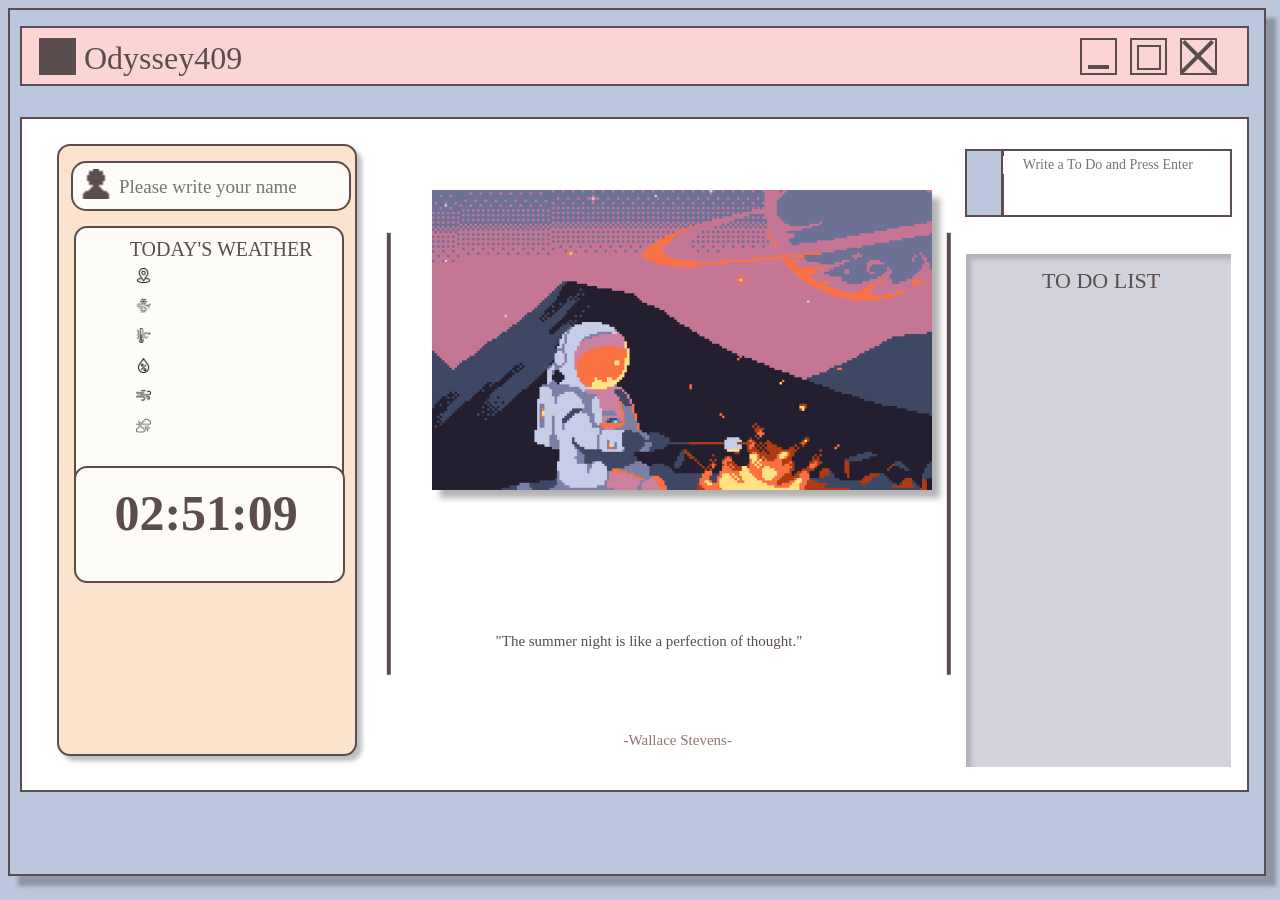
<file: index.html>
<!DOCTYPE html>
<html lang="en">
  <head>
    <meta charset="UTF-8" />
    <meta name="viewport" content="width=device-width, initial-scale=1.0" />
    <link rel="stylesheet" href="css\style.css" />
    <title>Momentum App</title>
  </head>
  <body>
    <div id="topBox">
      <div id="blackBox"></div>
      <h1 id="myName" class="text">Odyssey409</h1>
      <div id="rightTopBox1"><div id="rightTopBox1_element1"></div></div>
      <div id="rightTopBox2"><div id="rightTopBox2_element1"></div></div>
      <div id="rightTopBox3">
        <div id="rightTopBox3_element1"></div>
        <div id="rightTopBox3_element2"></div>
      </div>
    </div>

    <div id="whiteBox">
      <div id="leftBox">
        <div id="nameBox">
          <img
            class="hidden"
            id="heartIcon"
            src="icon\KakaoTalk_20220717_030340638.png"
          />
          <form class="hidden" id="login-form">
            <img id="humanIcon" src="icon\KakaoTalk_20220717_030318040.png" />

            <input
              class="text"
              id="nameInput"
              required
              maxlength="15"
              type="text"
              placeholder="Please write your name"
            />
            <input class="text hidden" type="submit" value="Log In" />
          </form>
          <h1 id="greeting" class="hidden text"></h1>
        </div>
        <div id="weatherBox">
          <span id="todayWeather" class="text">TODAY'S WEATHER</span>

          <div id="weatherImgContainer1">
            <img class="weatherImg" src="icon\location.png" />
          </div>
          <div id="weatherImgContainer2">
            <img class="weatherImg" src="icon\weather.png" />
          </div>
          <div id="weatherImgContainer3">
            <img class="weatherImg" src="icon\celsius.png" />
          </div>
          <div id="weatherImgContainer4">
            <img class="weatherImg" src="icon\humidity.png" />
          </div>
          <div id="weatherImgContainer5">
            <img class="weatherImg" src="icon\wind.png" />
          </div>
          <div id="weatherImgContainer6">
            <img class="weatherImg" src="icon\pressure.png" />
          </div>

          <div id="weather" class="text">
            <span class="weatherContent"></span>
            <span class="weatherContent"></span>
            <span class="weatherContent"></span>
            <span class="weatherContent"></span>
            <span class="weatherContent"></span>
            <span class="weatherContent"></span>
          </div>
        </div>
        <div id="clockBox"><h2 id="clock" class="text">00:00</h2></div>
      </div>
      <div class="verticalLine" id="leftLine"></div>
      <div id="quote">
        <span id="quoteContent" class="text"></span>
        <span id="quoteAuthor" class="text"></span>
      </div>
      <div class="verticalLine" id="rightLine"></div>
      <div id="todoBox">
        <div id="bluebox"></div>
        <form id="todo-form">
          <input
            id="todoFormInput"
            class="text"
            type="text"
            placeholder="Write a To Do and Press Enter"
            required
          />
        </form>
        <div id="notepad"></div>
        <span id="todoTitle" class="text">TO DO LIST</span>
        <ul id="todo-list" class="text"></ul>
      </div>
    </div>

    <script src="js\clock.js"></script>
    <script src="js\greetings.js"></script>
    <script src="js\quotes.js"></script>
    <script src="js\background.js"></script>
    <script src="js\todo.js"></script>
    <script src="js\weather.js"></script>
  </body>
</html>
</file>
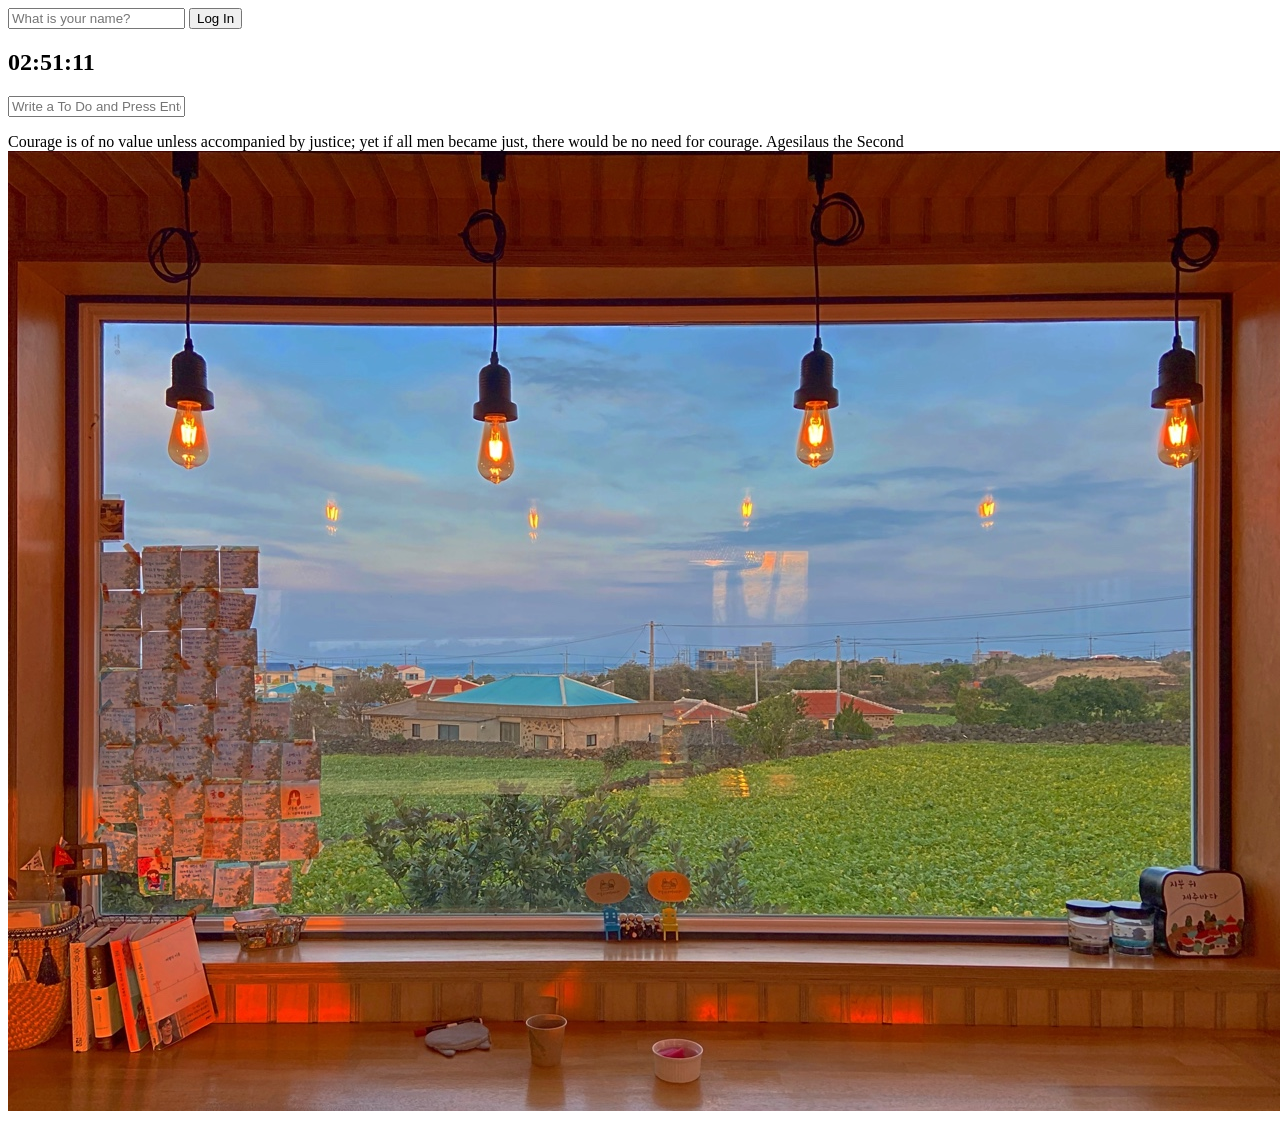
<file: momentum/index.html>
<!DOCTYPE html>
<html lang="en">
  <head>
    <meta charset="UTF-8" />
    <meta name="viewport" content="width=device-width, initial-scale=1.0" />
    <link rel="stylesheet" href="css\style.css" />
    <title>Momentum App</title>
  </head>
  <body>
    <form class="hidden" id="login-form">
      <input
        required
        maxlength="15"
        type="text"
        placeholder="What is your name?"
      />
      <input type="submit" value="Log In" />
    </form>
    <h2 id="clock">00:00</h2>
    <h1 id="greeting" class="hidden"></h1>
    <form id="todo-form">
      <input type="text" placeholder="Write a To Do and Press Enter" required />
    </form>
    <ul id="todo-list"></ul>
    <div id="quote">
      <span></span>
      <span></span>
    </div>
    <div id="weather">
      <span></span>
      <span></span>
    </div>
    <script src="js\clock.js"></script>
    <script src="js\greetings.js"></script>
    <script src="js\quotes.js"></script>
    <script src="js\background.js"></script>
    <script src="js\todo.js"></script>
    <script src="js\weather.js"></script>
  </body>
</html>
</file>
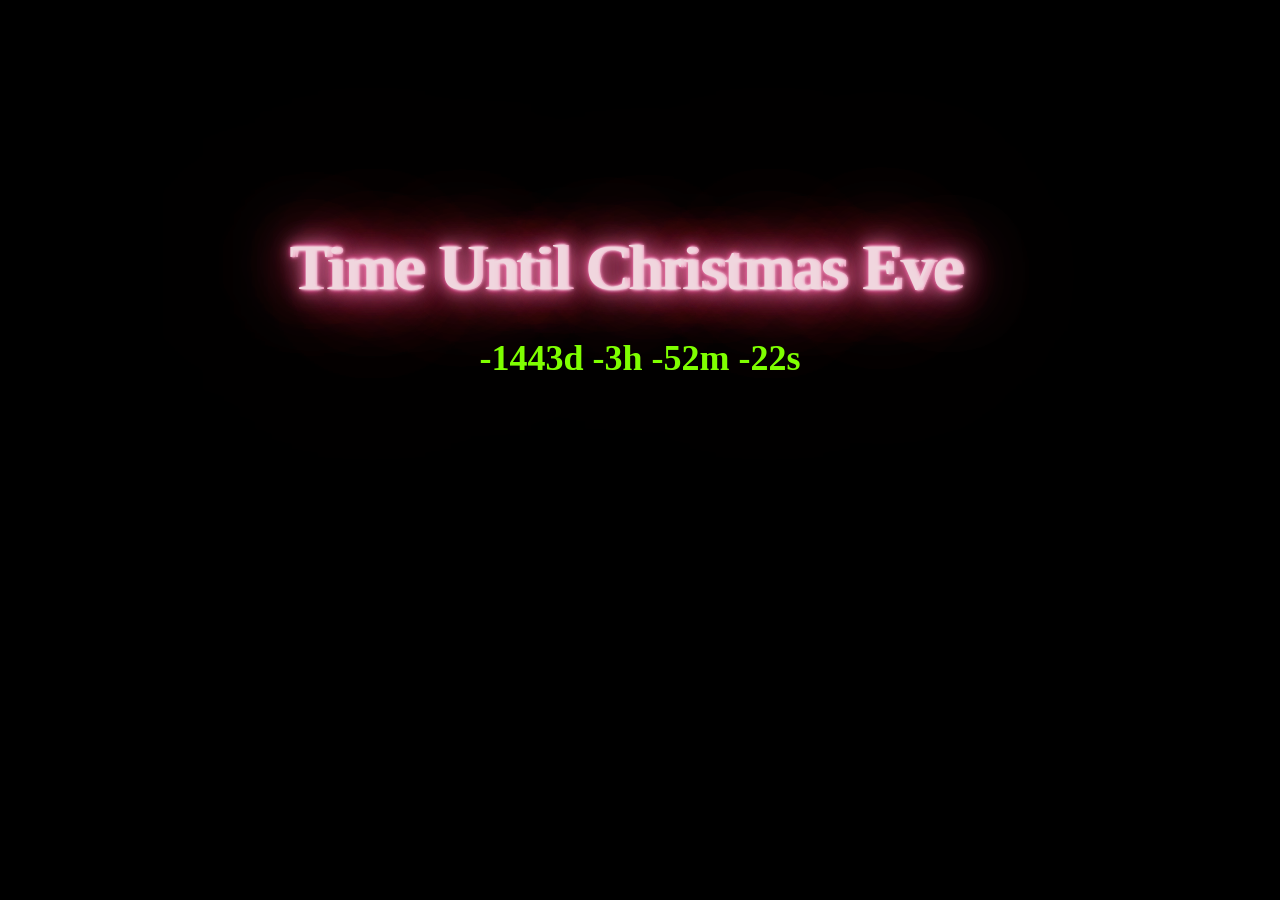
<file: vanilla-JS/vanilla JS/christmasCounter/index.html>
<!DOCTYPE html>
<html lang="en">
  <head>
    <meta charset="UTF-8" />
    <meta http-equiv="X-UA-Compatible" content="IE=edge" />
    <meta name="viewport" content="width=device-width, initial-scale=1.0" />
    <title>Document</title>
  </head>
  <body>
    <div>
      <div id="container">
        <div class="xmas">
          Time Until Christmas Eve<br />
          <i class="fa fa-usd currency" aria-hidden="true"></i>
          <i class="fa fa-eur currency" aria-hidden="true"></i>
          <i class="fa fa-gbp currency" aria-hidden="true"></i>
          <i class="fa fa-jpy currency" aria-hidden="true"></i>
          <i class="fa fa-rub currency" aria-hidden="true"></i>
        </div>
      </div>
      <h2 class="content" id="dDay"></h2>
    </div>
  </body>
  <script src="script.js"></script>
  <style>
    body {
      background-color: black;
      display: table;
      height: 100%;
      margin: 0;
      overflow: hidden;
      padding: 0;
      width: 100%;
      display: flexbox;
      justify-content: center;
      align-items: center;
      text-align: center;
      margin-top: 18%;
      font-family: cursive;
      font-size: x-large;
    }
    #container {
      display: flex;
      text-align: center;
      vertical-align: middle;
      margin-left: 14%;
    }
    .xmas {
      justify-content: center;
      align-items: center;
      text-align: center;
      color: #f0d6de;
      font-family: clipneon;
      margin-left: 10%;
      font-size: 5vw;
      line-height: 6vw;
      margin-right: 2vw;
      text-shadow: 0.1vw 0vw 0.25vw #f0d6de, 0.2vw 0vw 0.25vw #f0d6de,
        0.4vw 0vw 0.25vw #f0d6de, 0.1vw 0vw 0.1vw #f181b2, 0.2vw 0vw 0vw #f181b2,
        0.4vw 0vw 0vw #f181b2, 0.1vw 0vw 0.1vw #f181b2, 0.2vw 0vw 0.1vw #f181b2,
        0.4vw 0vw 0vw #f181b2, 0.1vw 0vw 1vw #f181b2, 0.2vw 0vw 2vw #f181b2,
        0.4vw 0vw 2vw #f181b2, 0.2vw 0vw 5vw #f181b2, 0.1vw 0vw 0.5vw #f20b70,
        0.2vw 0vw 0.5vw #f20b70, 0.4vw 0vw 6vw #f20b70, 0.1vw 0vw 4vw #f20b70,
        0.2vw 0vw 20vw #f20b70, 0.4vw 0vw 10vw #f20b70, 0.1vw 0vw 10vw #f20b70,
        0.2vw 0vw 30vw #f20b70, 0.4vw 0vw 10vw #f20b70;
    }
  </style>
</html>
</file>
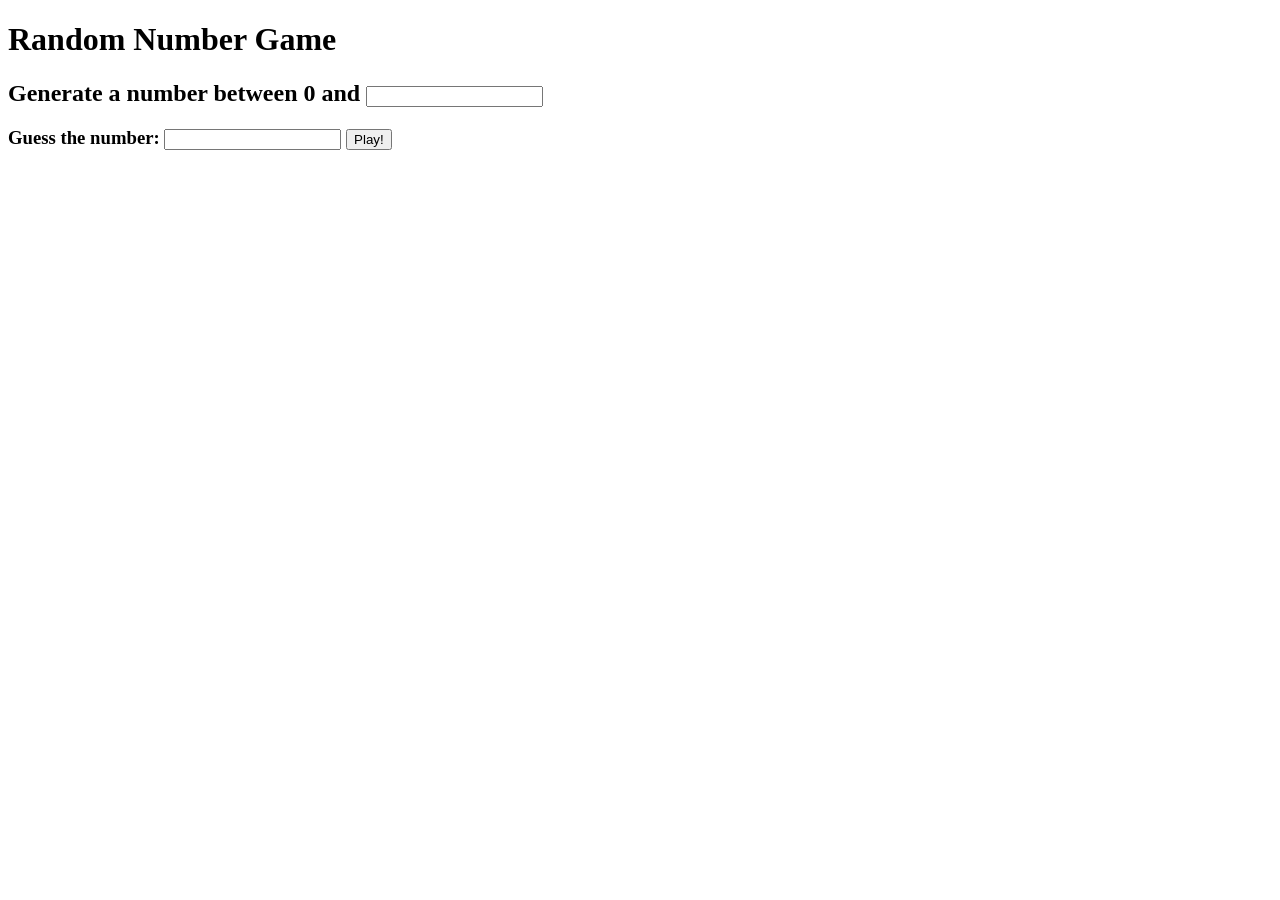
<file: vanilla-JS/vanilla JS/randomNumberGame/index.html>
<!DOCTYPE html>
<html lang="en">
  <head>
    <meta charset="UTF-8" />
    <meta http-equiv="X-UA-Compatible" content="IE=edge" />
    <meta name="viewport" content="width=device-width, initial-scale=1.0" />
    <title>Document</title>
  </head>
  <body>
    <h1>Random Number Game</h1>

    <h2>
      Generate a number between 0 and
      <input id="numberInput" type="number" />
    </h2>

    <h3>
      <form id="guess">
        Guess the number: <input id="playerInput" type="number" required />
        <input id="submit" type="submit" value="Play!" />
      </form>
    </h3>
    <h3 id="inputInstruction"></h3>
    <b id="result"></b>
  </body>
  <script src="script.js"></script>
</html>
</file>
